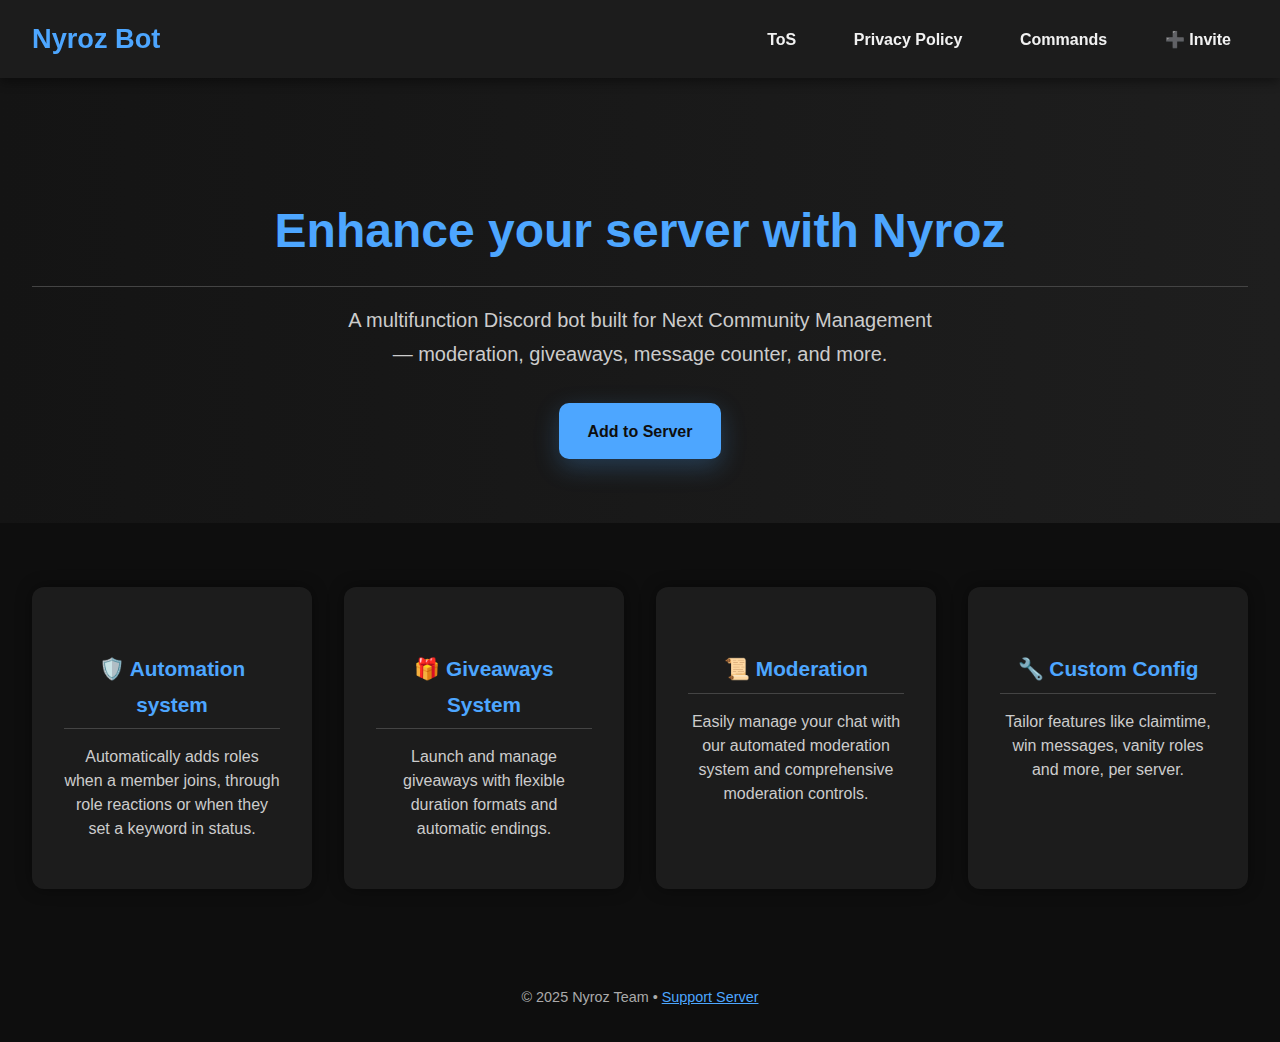
<file: index.html>
<!DOCTYPE html>
<html lang="en">
<head>
  <meta charset="UTF-8" />
  <meta name="viewport" content="width=device-width, initial-scale=1.0" />
  <title>Nyroz Bot — Welcome</title>
  <link rel="stylesheet" href="style.css">
</head>
<body>
  <header>
    <h1>Nyroz Bot</h1>
        <nav>
            <a href="tos.html">ToS</a>
            <a href="privacy.html">Privacy Policy</a>
            <a href="commands.html">Commands</a>
            <a href="https://discord.com/oauth2/authorize?client_id=1374134010397065426" target="_blank">➕ Invite</a>
</nav>
  </header>

  <section class="hero">
    <h2>Enhance your server with Nyroz</h2>
    <p>A multifunction Discord bot built for Next Community Management — moderation, giveaways, message counter, and more.</p>
    <a class="button" href="https://discord.com/oauth2/authorize?client_id=1374134010397065426" target="_blank">Add to Server</a>
  </section>

  <section class="cards">
    <div class="card">
      <h3>🛡️ Automation system</h3>
      <p>Automatically adds roles when a member joins, through role reactions or when they set a keyword in status.</p>
    </div>
    <div class="card">
      <h3>🎁 Giveaways System</h3>
      <p>Launch and manage giveaways with flexible duration formats and automatic endings.</p>
    </div>
    <div class="card">
      <h3>📜 Moderation</h3>
      <p>Easily manage your chat with our automated moderation system and comprehensive moderation controls.</p>
    </div>
    <div class="card">
      <h3>🔧 Custom Config</h3>
      <p>Tailor features like claimtime, win messages, vanity roles and more, per server.</p>
    </div>
  </section>

  <footer>
    &copy; 2025 Nyroz Team • <a href="https://discord.gg/nyroz" target="_blank" style="color:#4da6ff">Support Server</a>
  </footer>
</body>
</html>
</file>
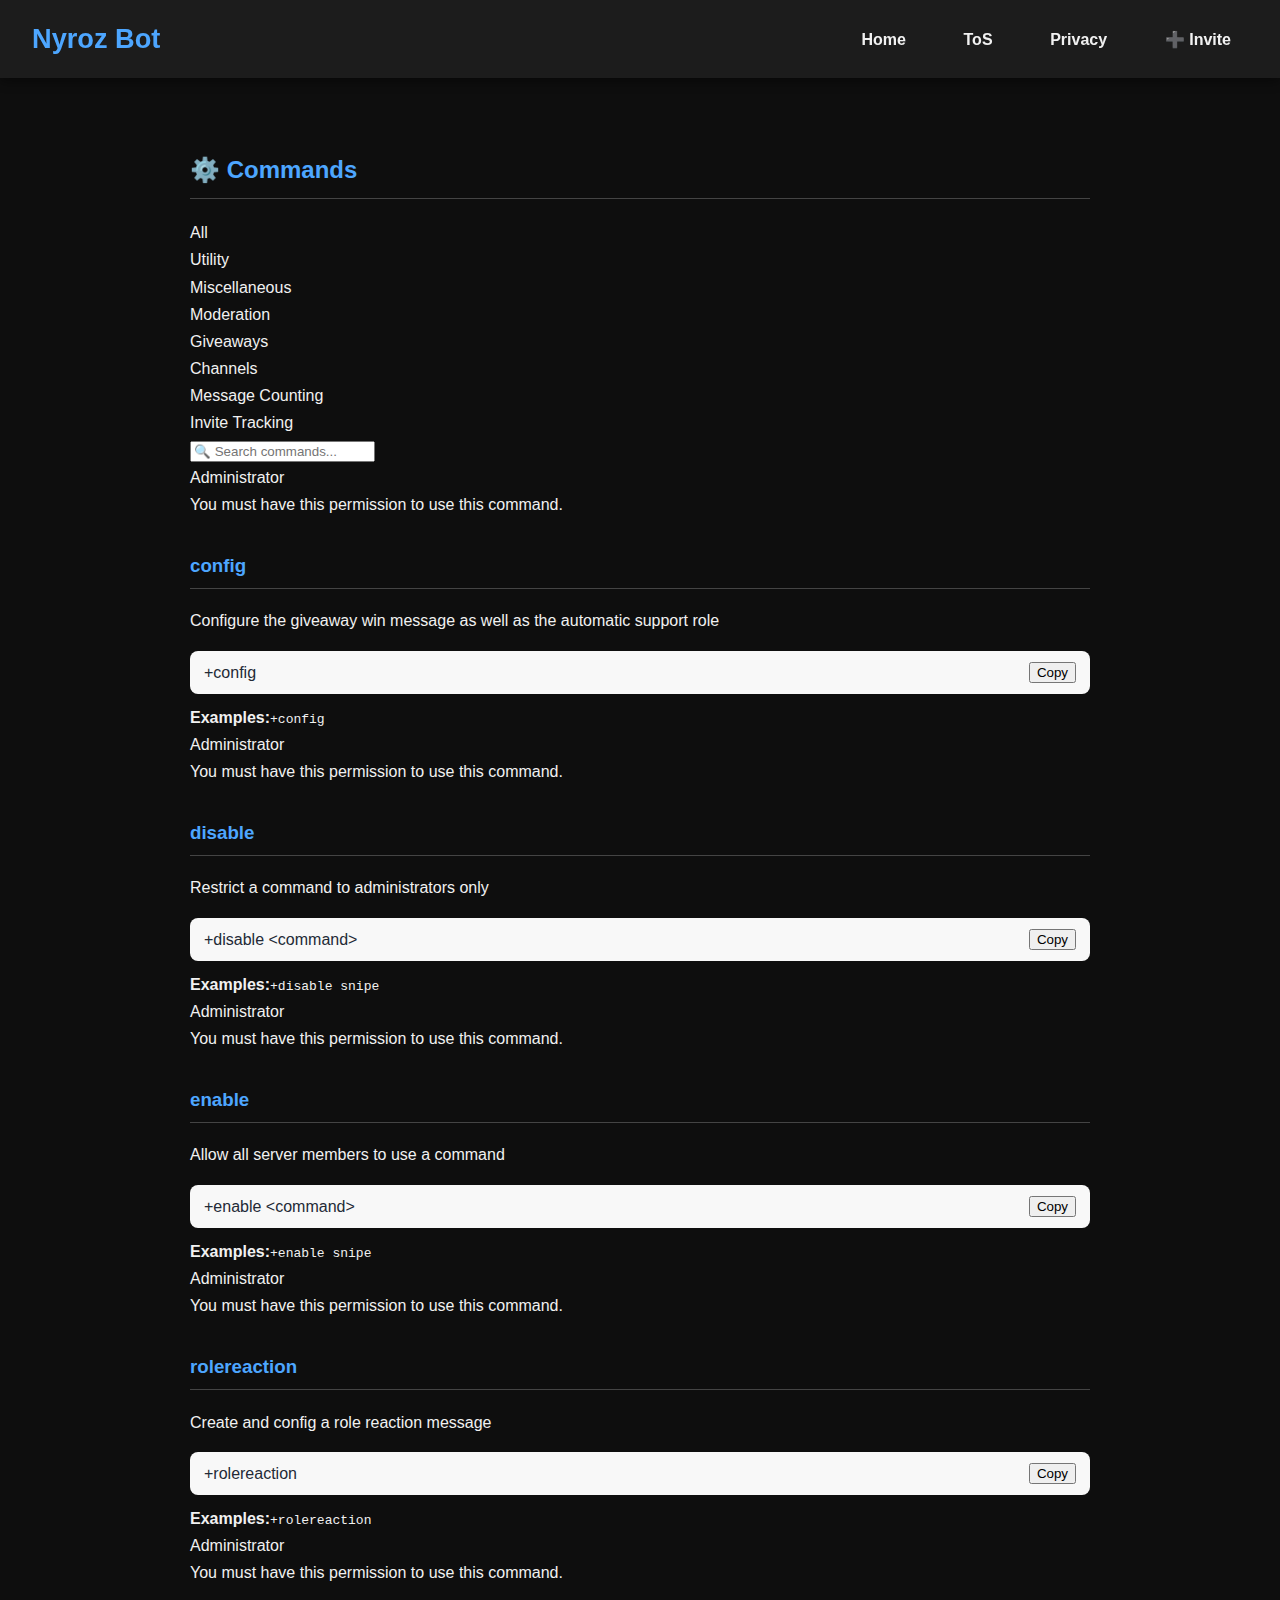
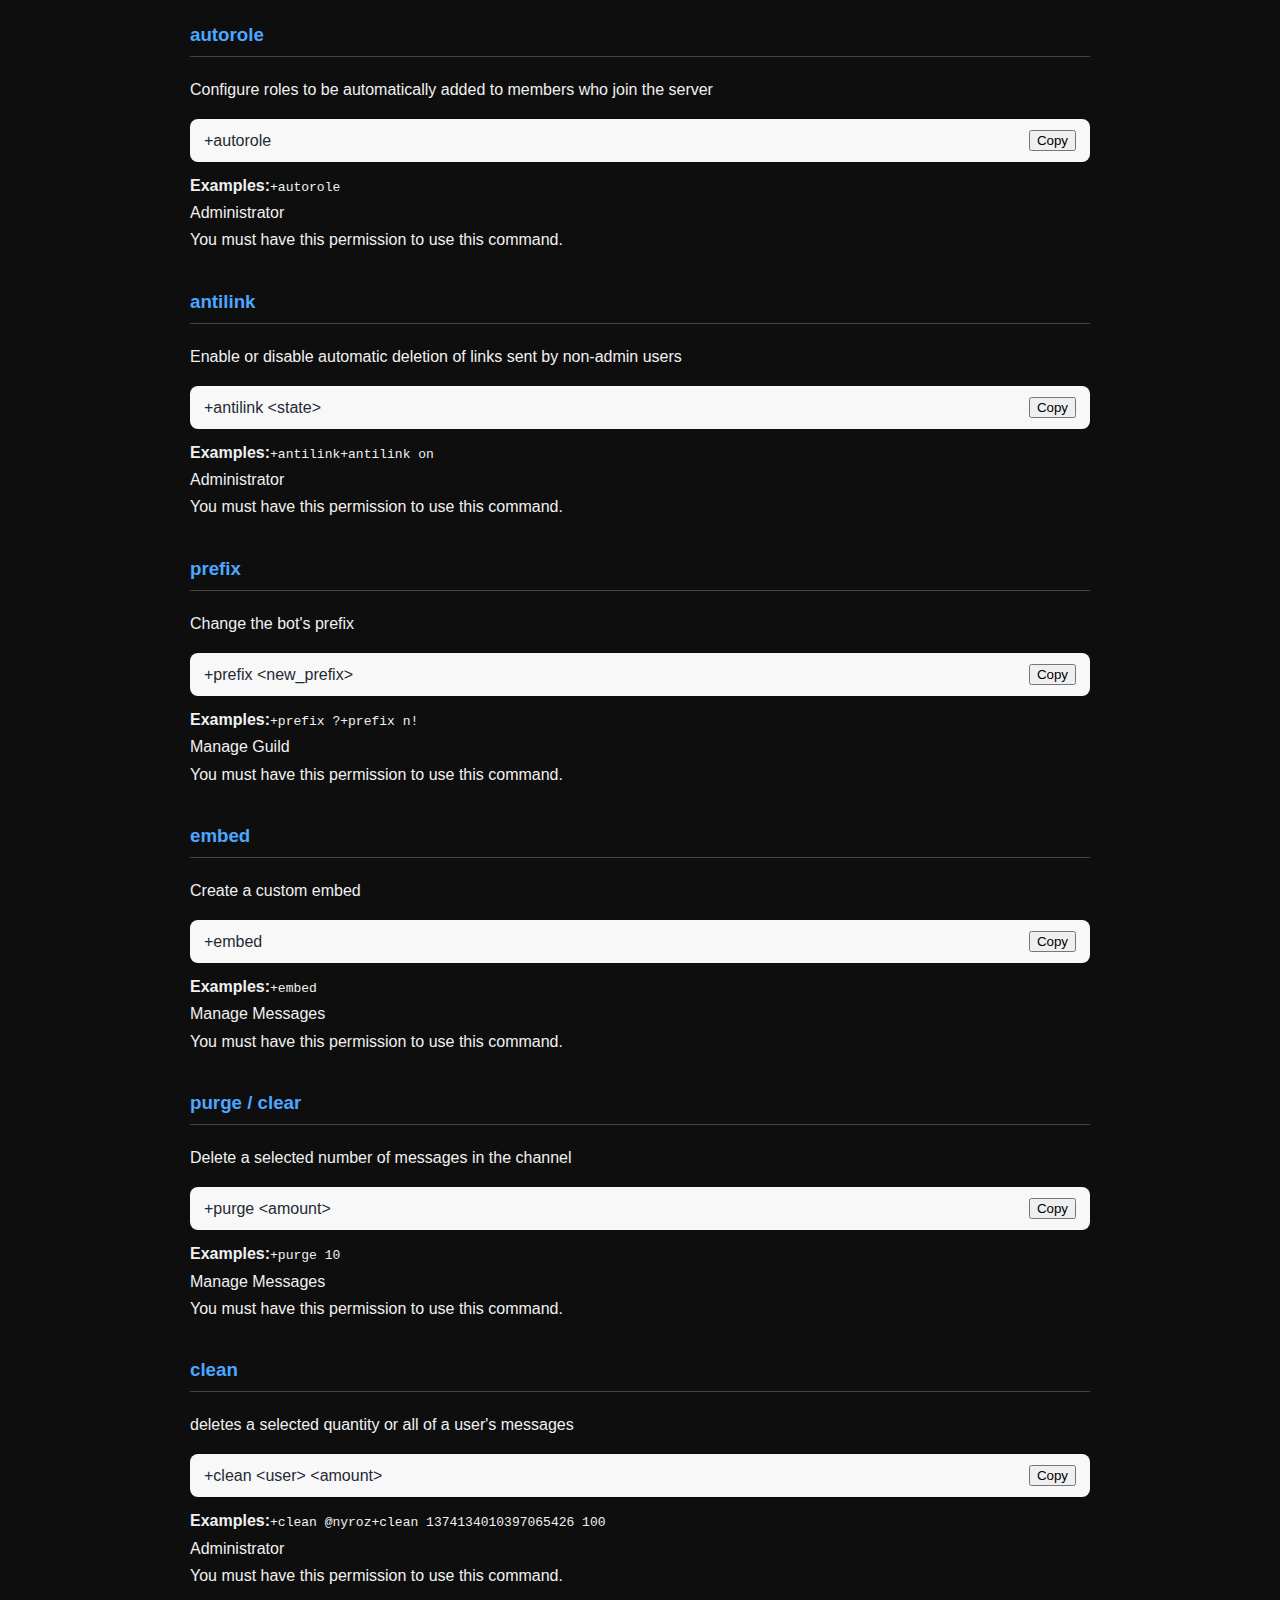
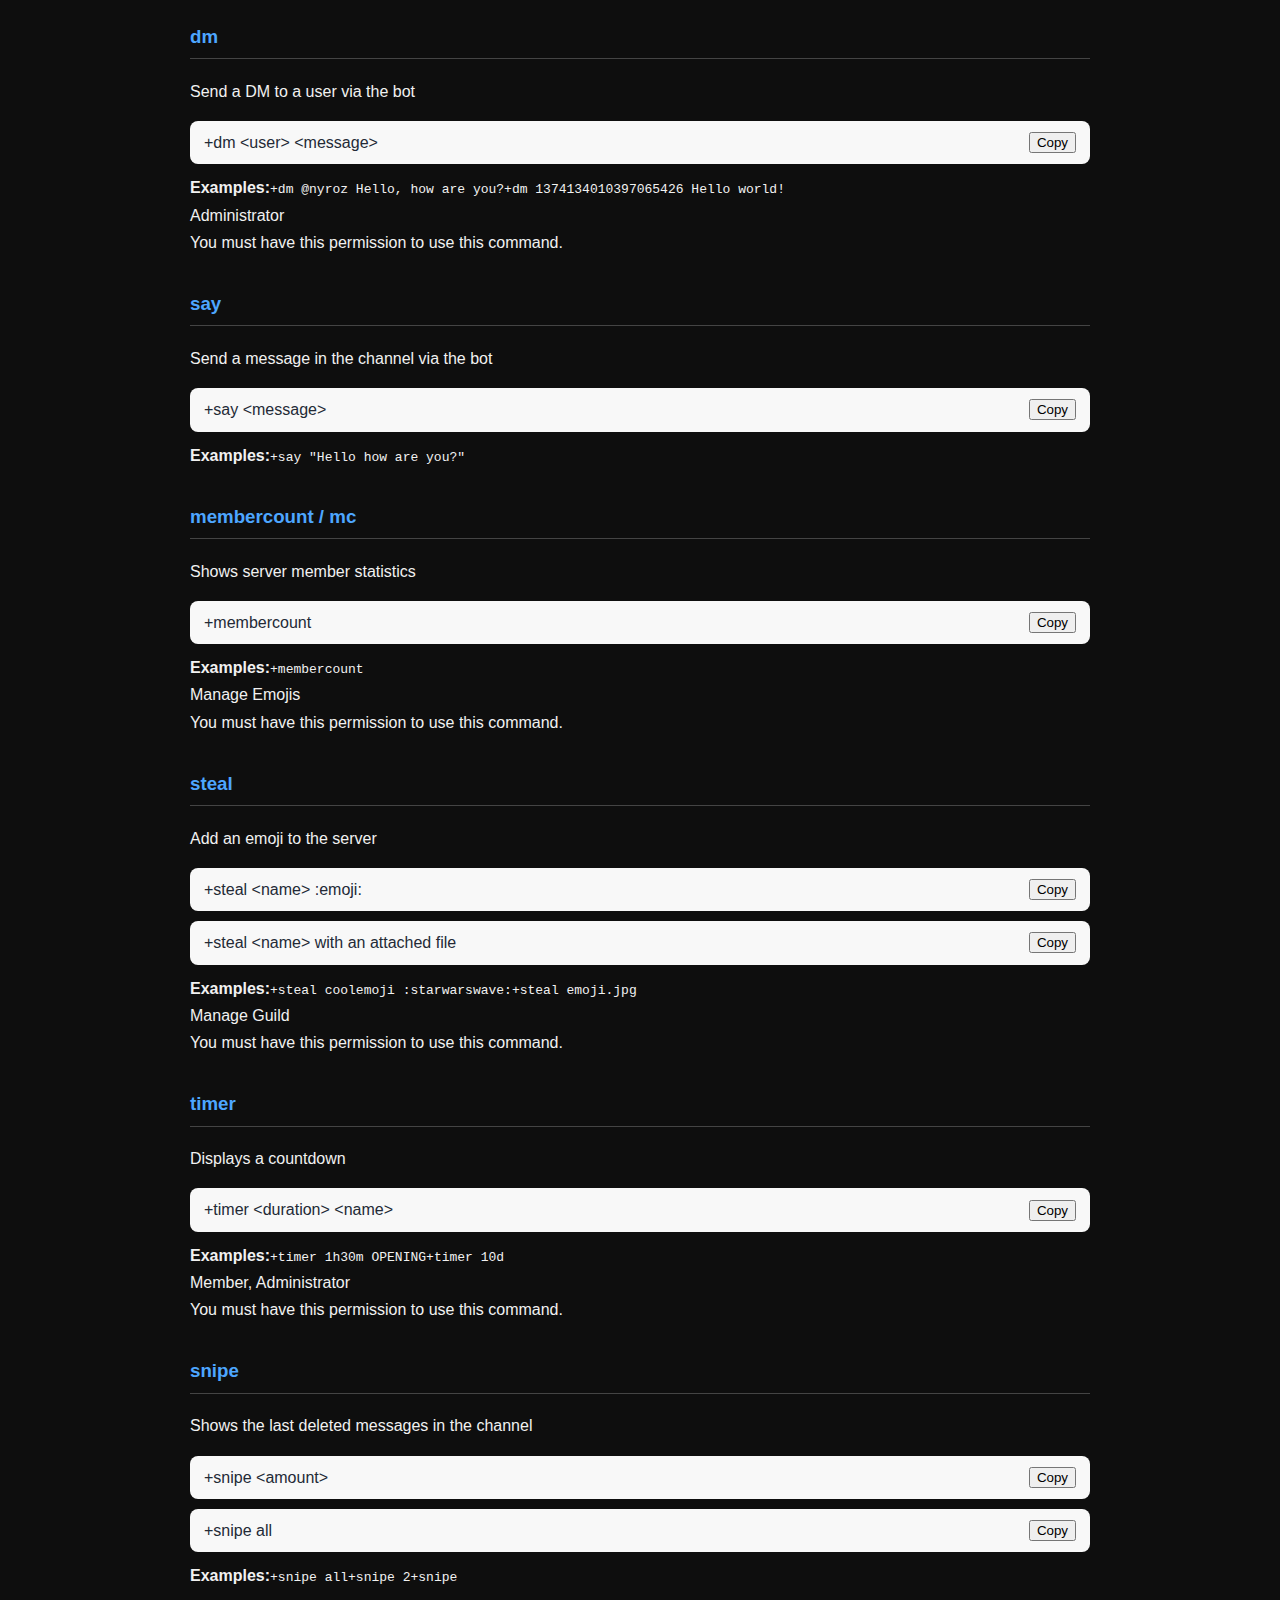
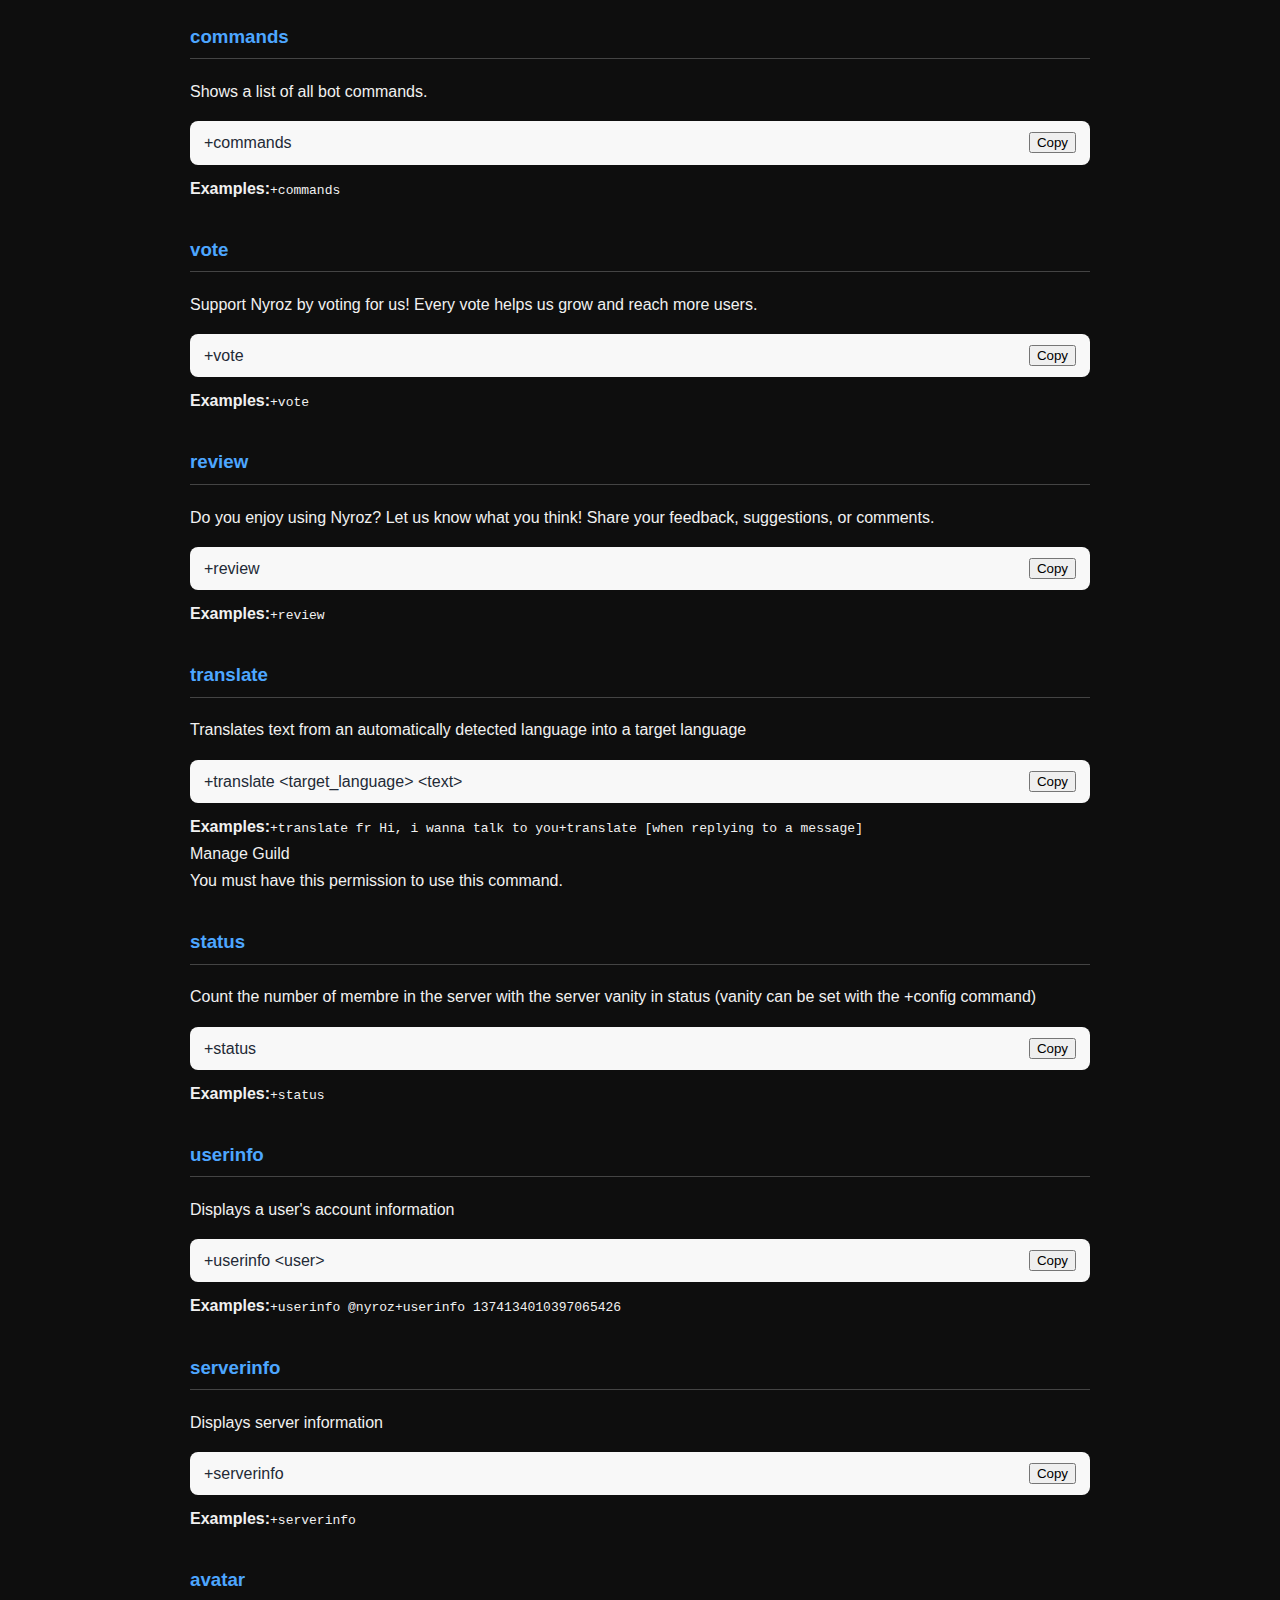
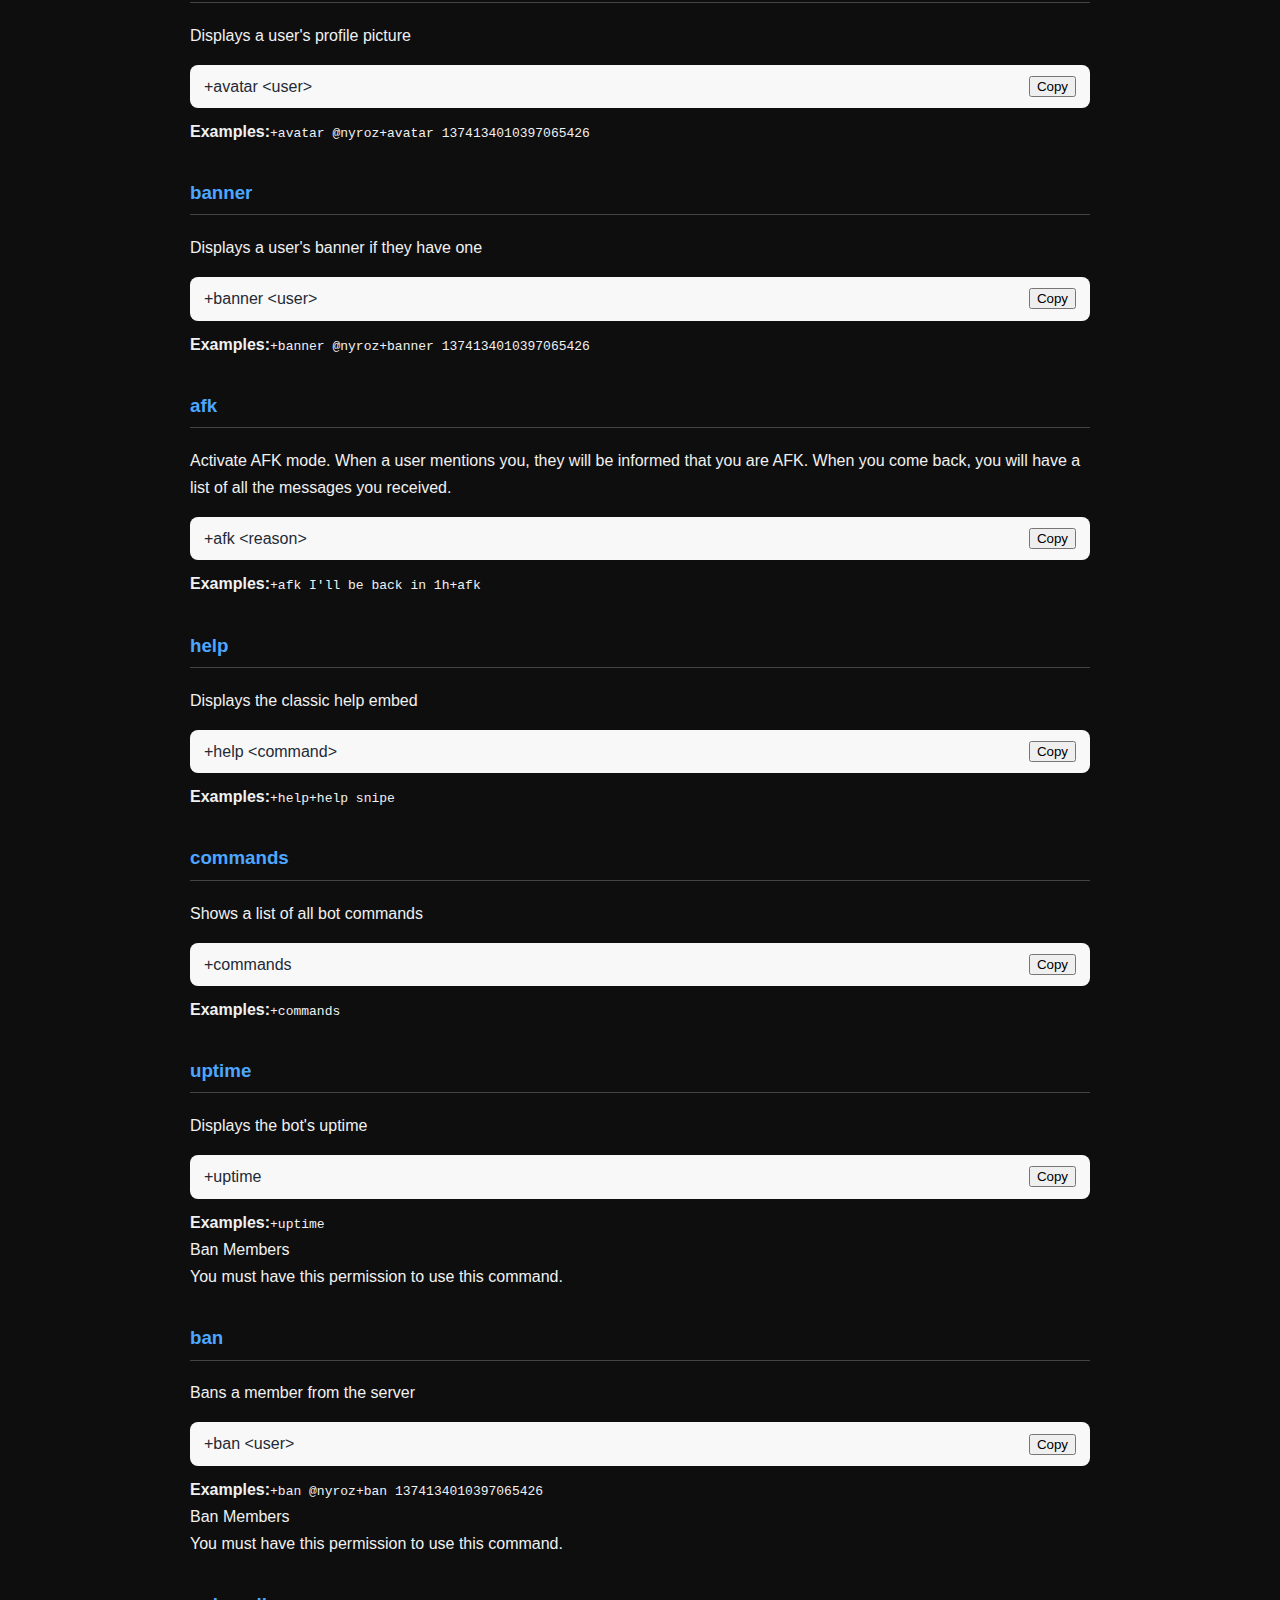
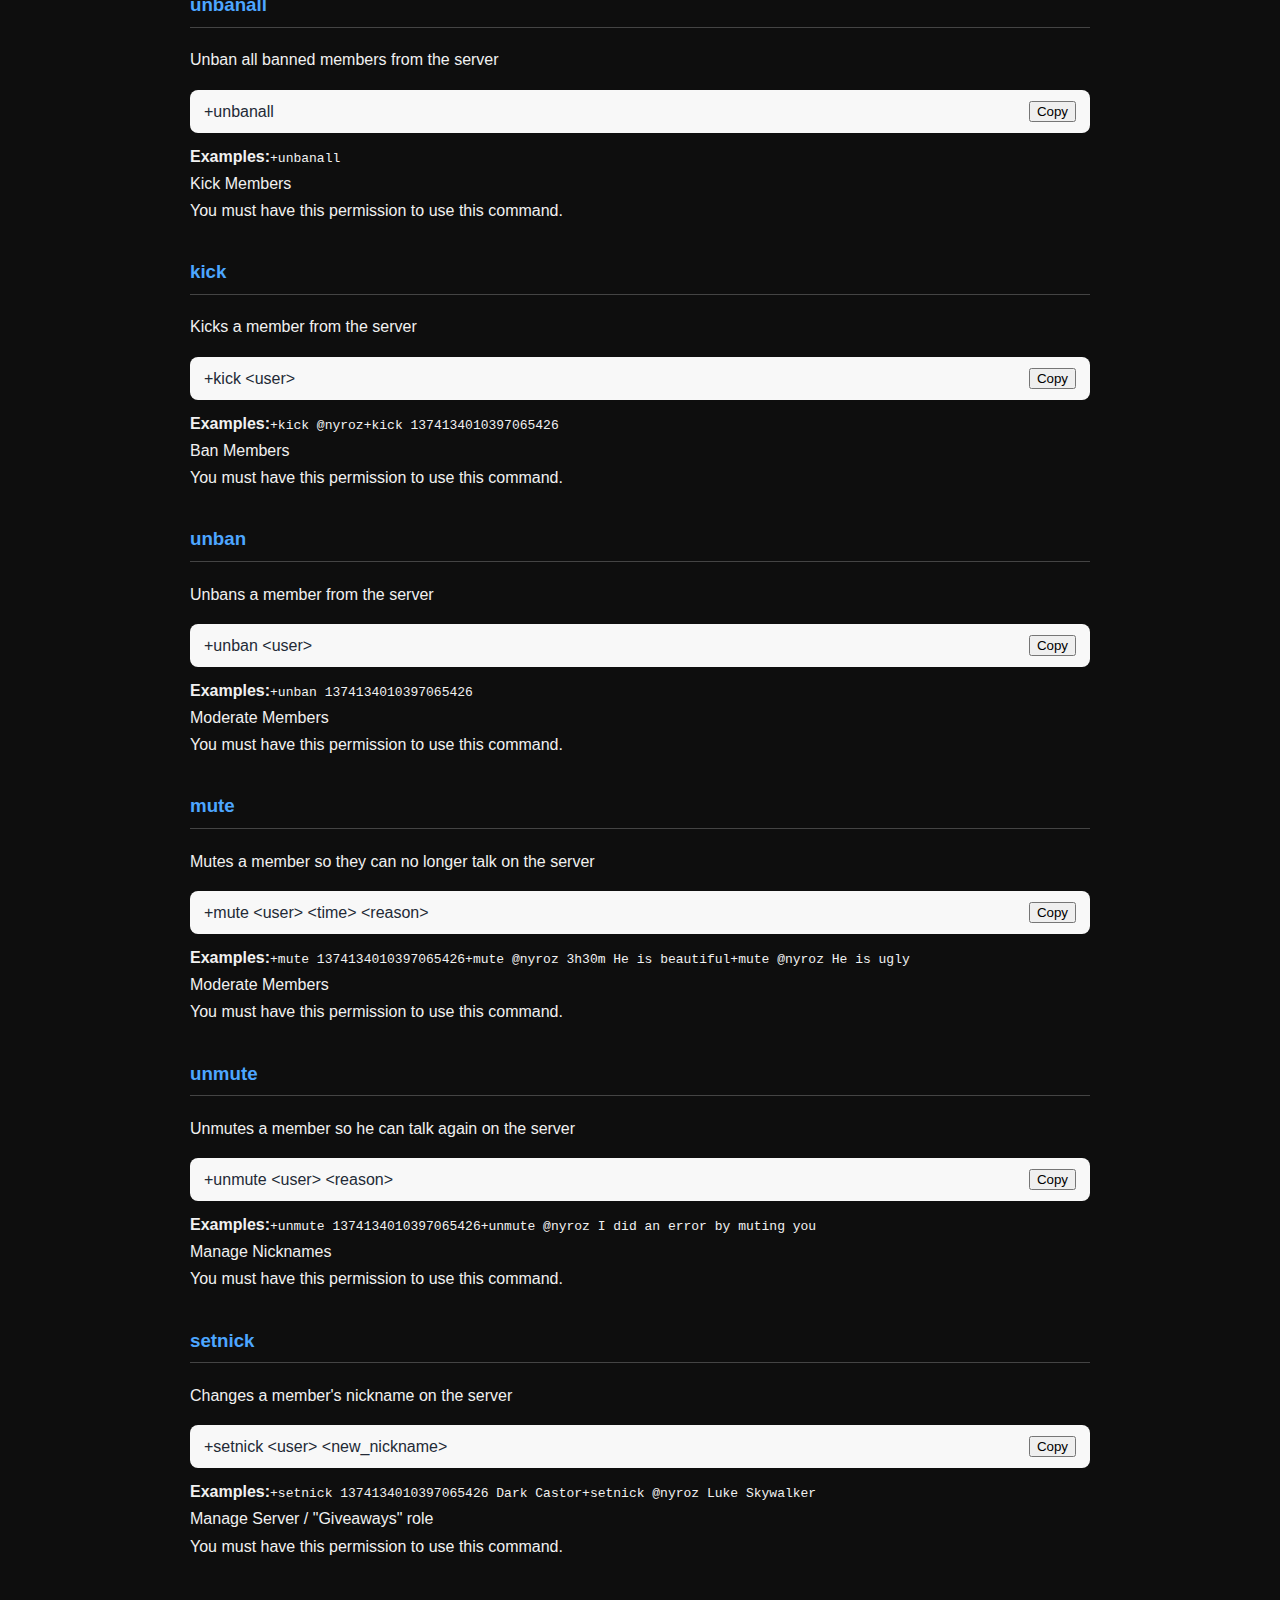
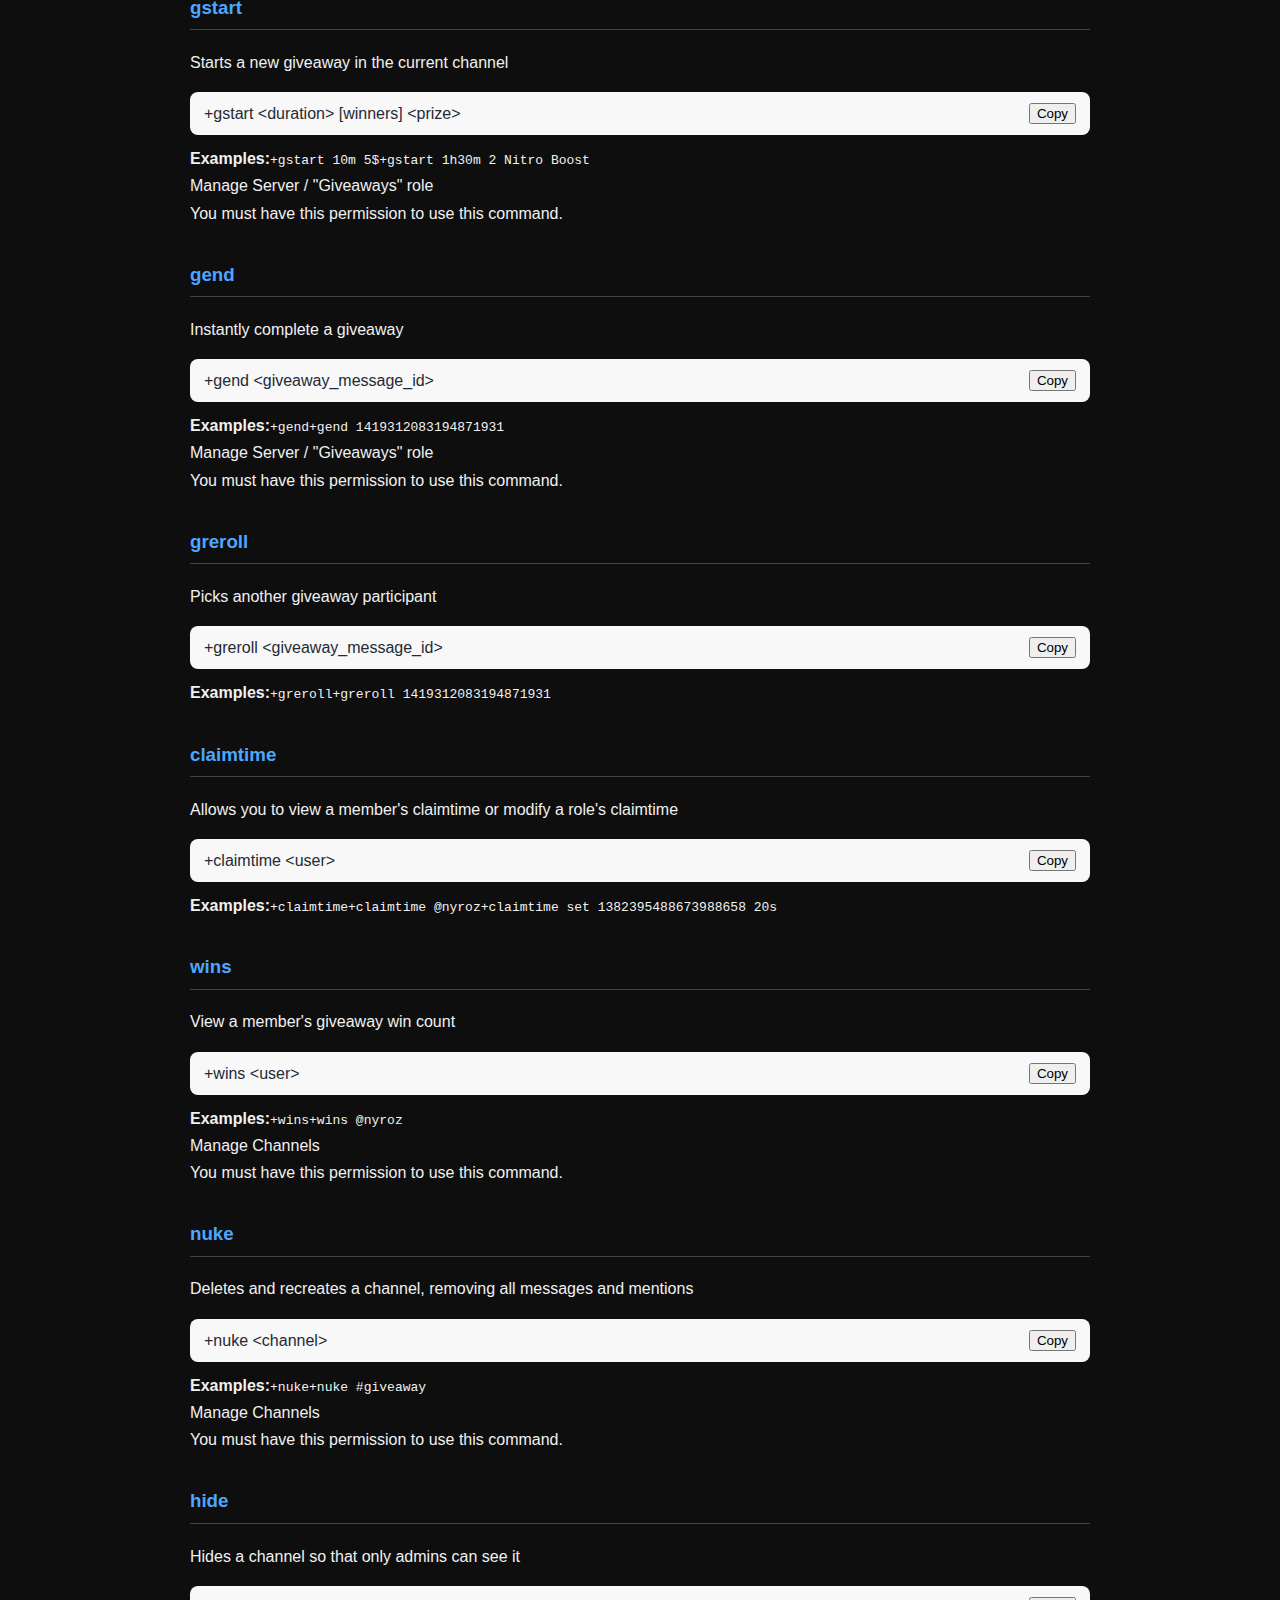
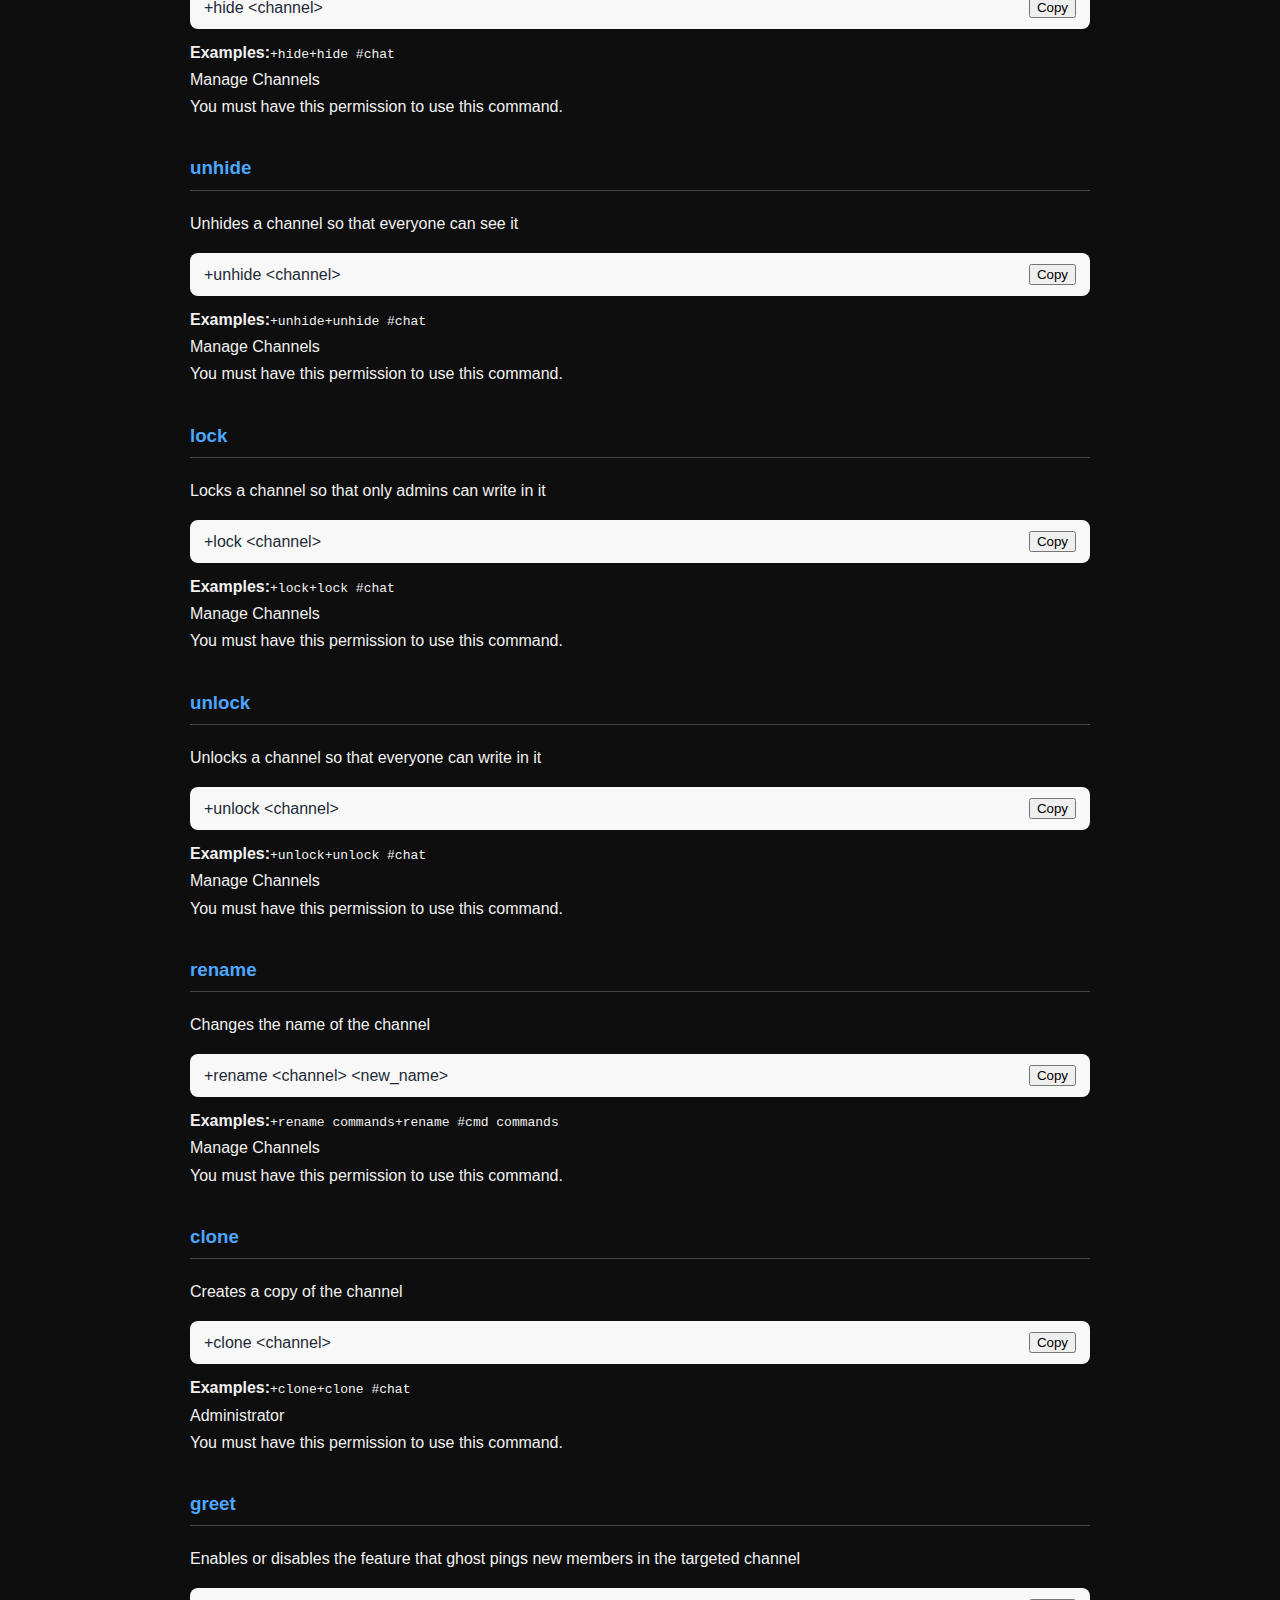
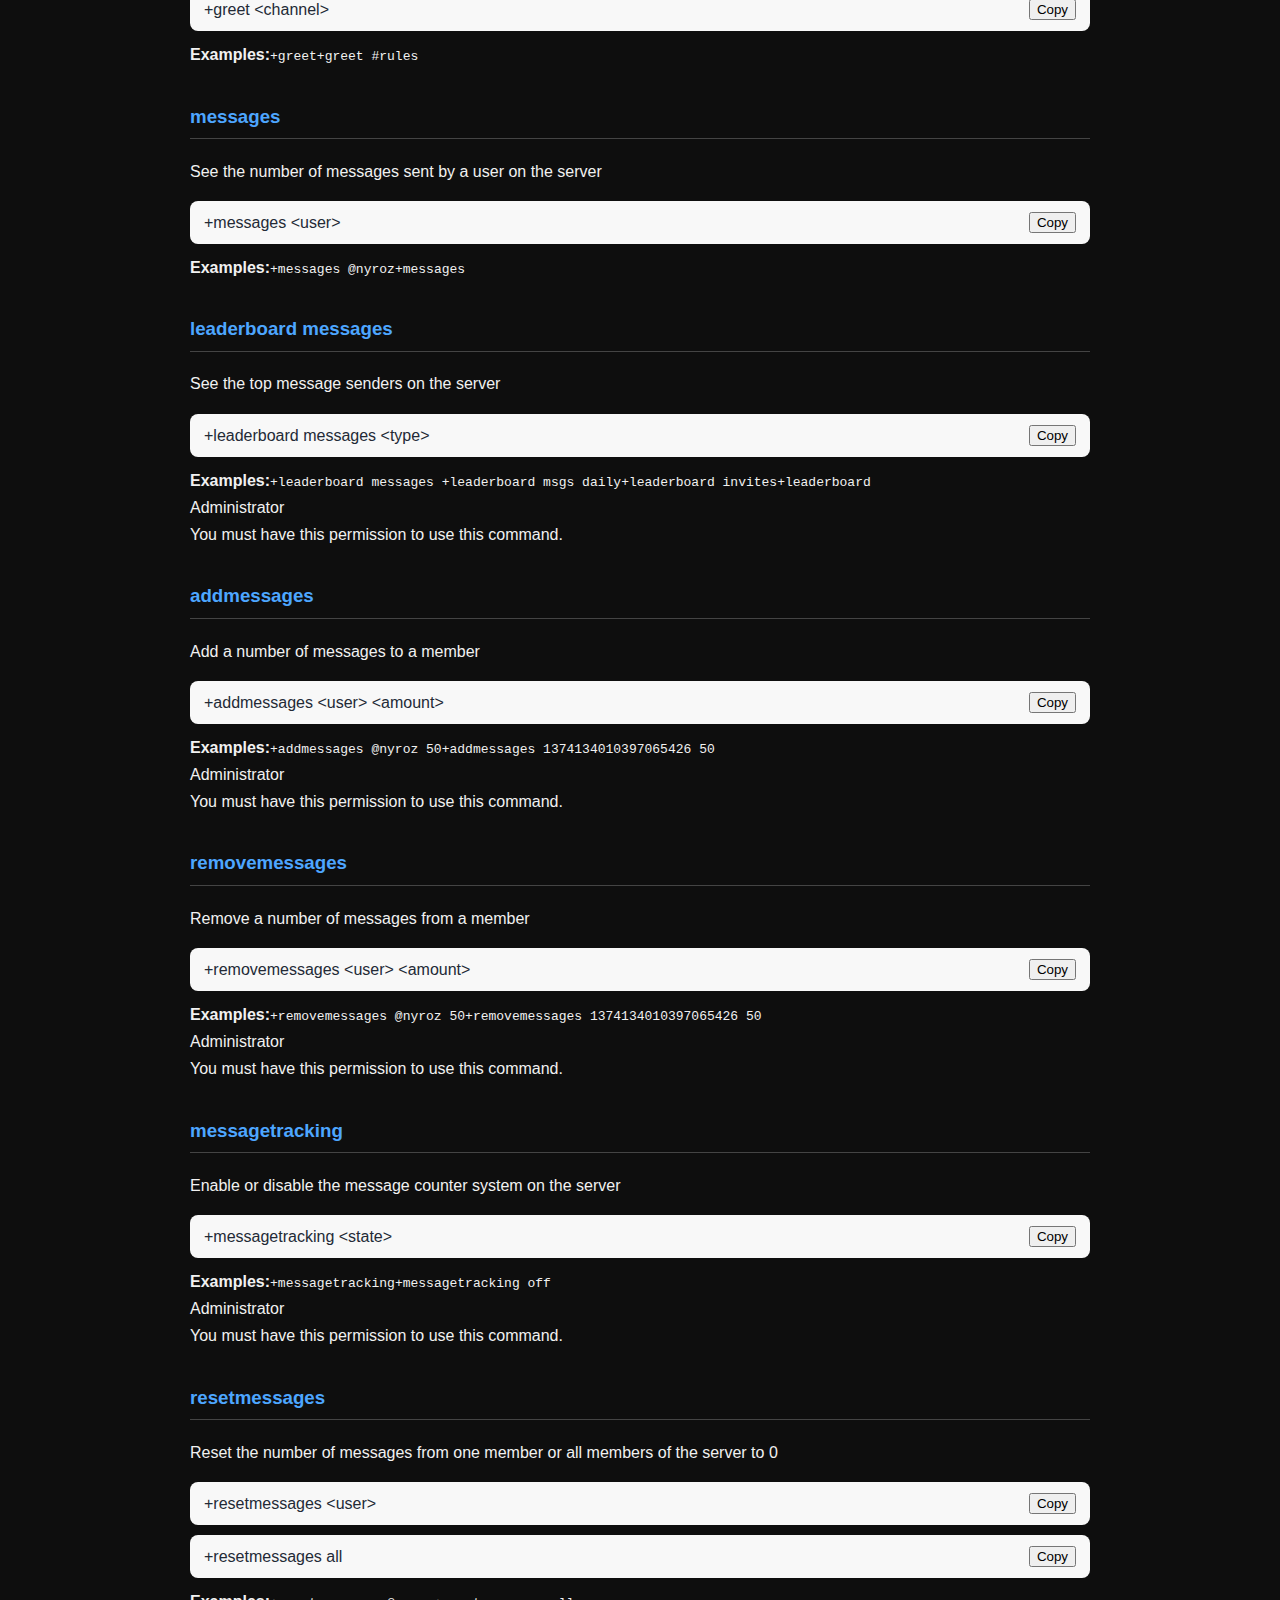
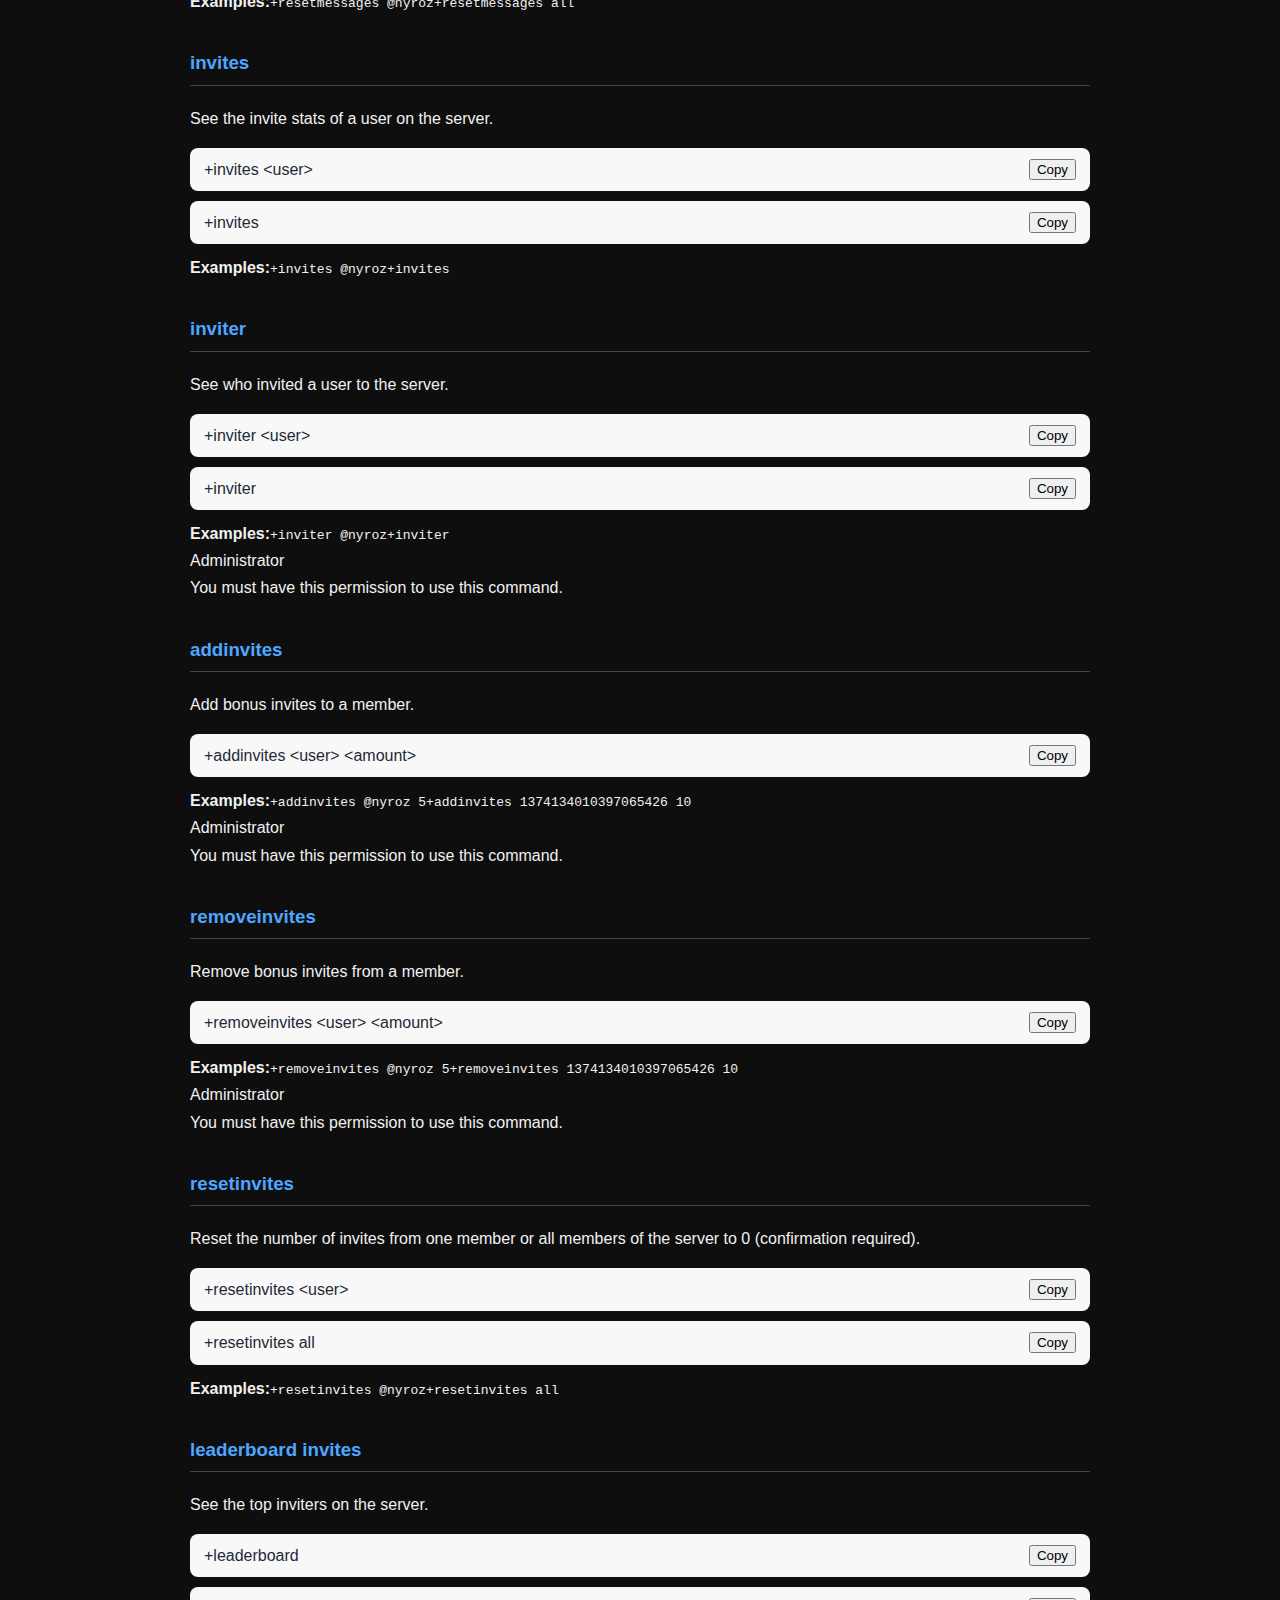
<file: commands.html>
<!DOCTYPE html>
<html lang="en">
<head>
  <meta charset="UTF-8">
  <meta name="viewport" content="width=device-width, initial-scale=1.0">
  <title>Nyroz Bot — Commands</title>
  <link rel="stylesheet" href="style.css">
</head>
<body>
  <header>
    <h1>Nyroz Bot</h1>
    <nav>
      <a href="index.html">Home</a>
      <a href="tos.html">ToS</a>
      <a href="privacy.html">Privacy</a>
      <a href="https://discord.com/oauth2/authorize?client_id=1374134010397065426" target="_blank">➕ Invite</a>
    </nav>
  </header>

  <main>
    <h2>⚙️ Commands</h2>

    <!-- Tabs -->
    <div class="tabs" id="tabs"></div>

    <!-- Search -->
    <div class="search-bar">
      <input type="text" id="search" placeholder="🔍 Search commands...">
    </div>

    <!-- Commands grid -->
    <div class="commands-grid" id="commands-container"></div>
  </main>
  <script src="script.js"></script>
</body>
</html>
</file>
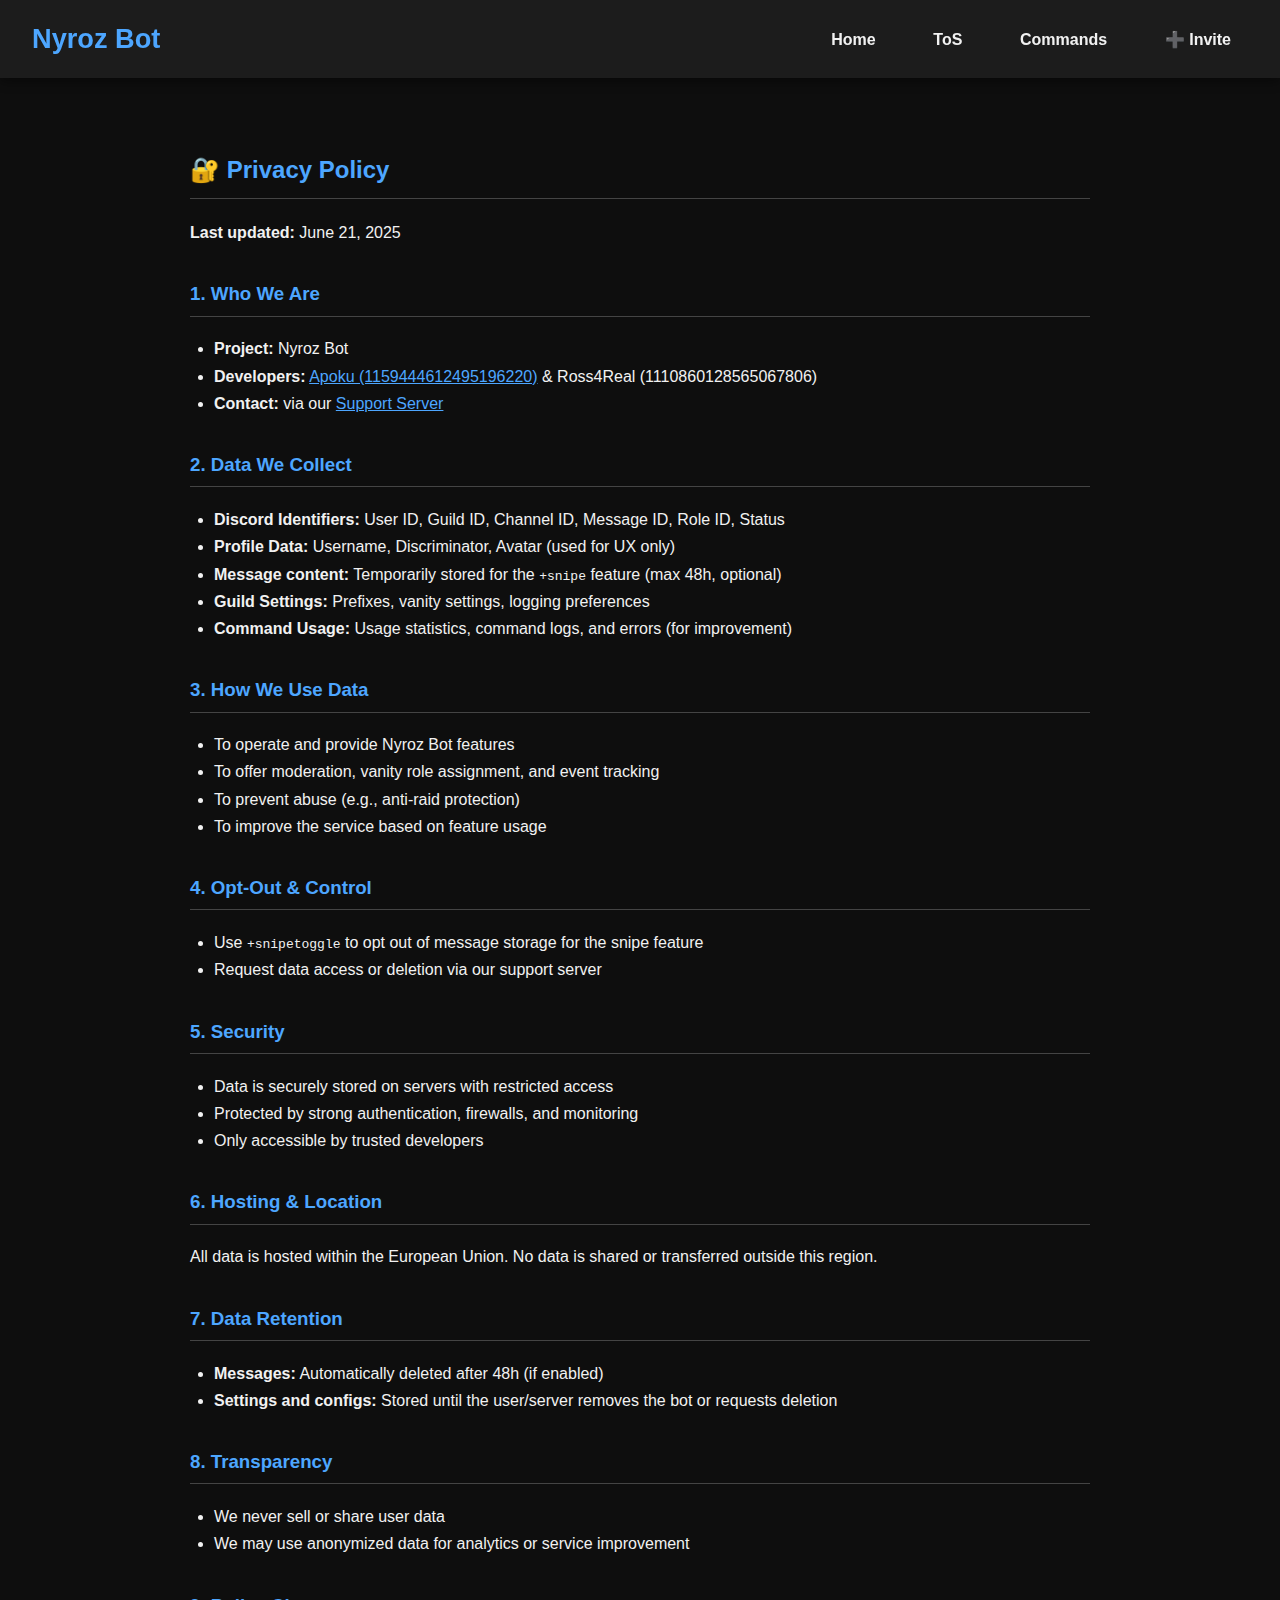
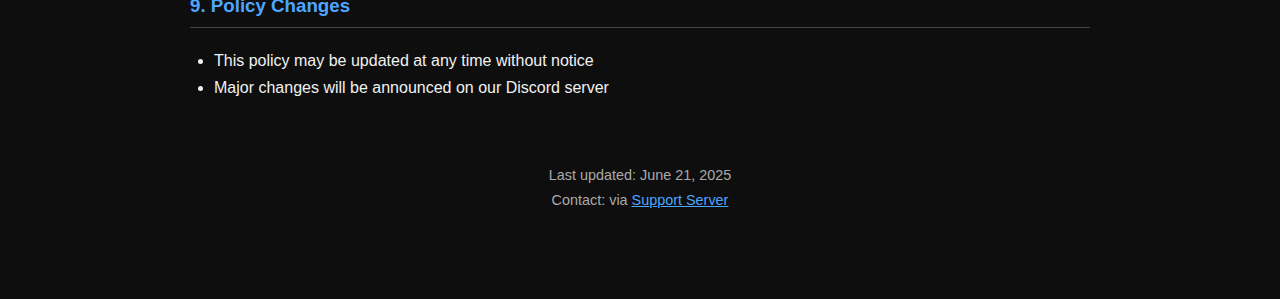
<file: privacy.html>
<!DOCTYPE html>
<html lang="en">
<head>
  <meta charset="UTF-8">
  <meta name="viewport" content="width=device-width, initial-scale=1.0">
  <title>Nyroz Bot — Privacy Policy</title>
  <link rel="stylesheet" href="style.css">
</head>
<body>
  <header>
    <h1>Nyroz Bot</h1>
    <nav>
      <a href="index.html">Home</a>
      <a href="tos.html">ToS</a>
      <a href="commands.html">Commands</a>
      <a href="https://discord.com/oauth2/authorize?client_id=1374134010397065426" target="_blank">➕ Invite</a>
    </nav>
  </header>
  <main>
    <h2>🔐 Privacy Policy</h2>
    <p><strong>Last updated:</strong> June 21, 2025</p>

    <h3>1. Who We Are</h3>
    <ul>
      <li><strong>Project:</strong> Nyroz Bot</li>
      <li><strong>Developers:</strong> <a href="https://guns.lol/apoku">Apoku (1159444612495196220)</a> & Ross4Real (1110860128565067806)</li>
      <li><strong>Contact:</strong> via our <a href="https://discord.gg/nyroz" target="_blank">Support Server</a></li>
    </ul>

    <h3>2. Data We Collect</h3>
    <ul>
      <li><strong>Discord Identifiers:</strong> User ID, Guild ID, Channel ID, Message ID, Role ID, Status</li>
      <li><strong>Profile Data:</strong> Username, Discriminator, Avatar (used for UX only)</li>
      <li><strong>Message content:</strong> Temporarily stored for the <code>+snipe</code> feature (max 48h, optional)</li>
      <li><strong>Guild Settings:</strong> Prefixes, vanity settings, logging preferences</li>
      <li><strong>Command Usage:</strong> Usage statistics, command logs, and errors (for improvement)</li>
    </ul>

    <h3>3. How We Use Data</h3>
    <ul>
      <li>To operate and provide Nyroz Bot features</li>
      <li>To offer moderation, vanity role assignment, and event tracking</li>
      <li>To prevent abuse (e.g., anti-raid protection)</li>
      <li>To improve the service based on feature usage</li>
    </ul>

    <h3>4. Opt-Out & Control</h3>
    <ul>
      <li>Use <code>+snipetoggle</code> to opt out of message storage for the snipe feature</li>
      <li>Request data access or deletion via our support server</li>
    </ul>

    <h3>5. Security</h3>
    <ul>
      <li>Data is securely stored on servers with restricted access</li>
      <li>Protected by strong authentication, firewalls, and monitoring</li>
      <li>Only accessible by trusted developers</li>
    </ul>

    <h3>6. Hosting & Location</h3>
    <p>All data is hosted within the European Union. No data is shared or transferred outside this region.</p>

    <h3>7. Data Retention</h3>
    <ul>
      <li><strong>Messages:</strong> Automatically deleted after 48h (if enabled)</li>
      <li><strong>Settings and configs:</strong> Stored until the user/server removes the bot or requests deletion</li>
    </ul>

    <h3>8. Transparency</h3>
    <ul>
      <li>We never sell or share user data</li>
      <li>We may use anonymized data for analytics or service improvement</li>
    </ul>

    <h3>9. Policy Changes</h3>
    <ul>
      <li>This policy may be updated at any time without notice</li>
      <li>Major changes will be announced on our Discord server</li>
    </ul>
    <footer>
      <p>Last updated: June 21, 2025<br>
      Contact: via <a href="https://discord.gg/nyroz" target="_blank">Support Server</a></p>
    </footer>
  </main>
</body>
</html>
</file>
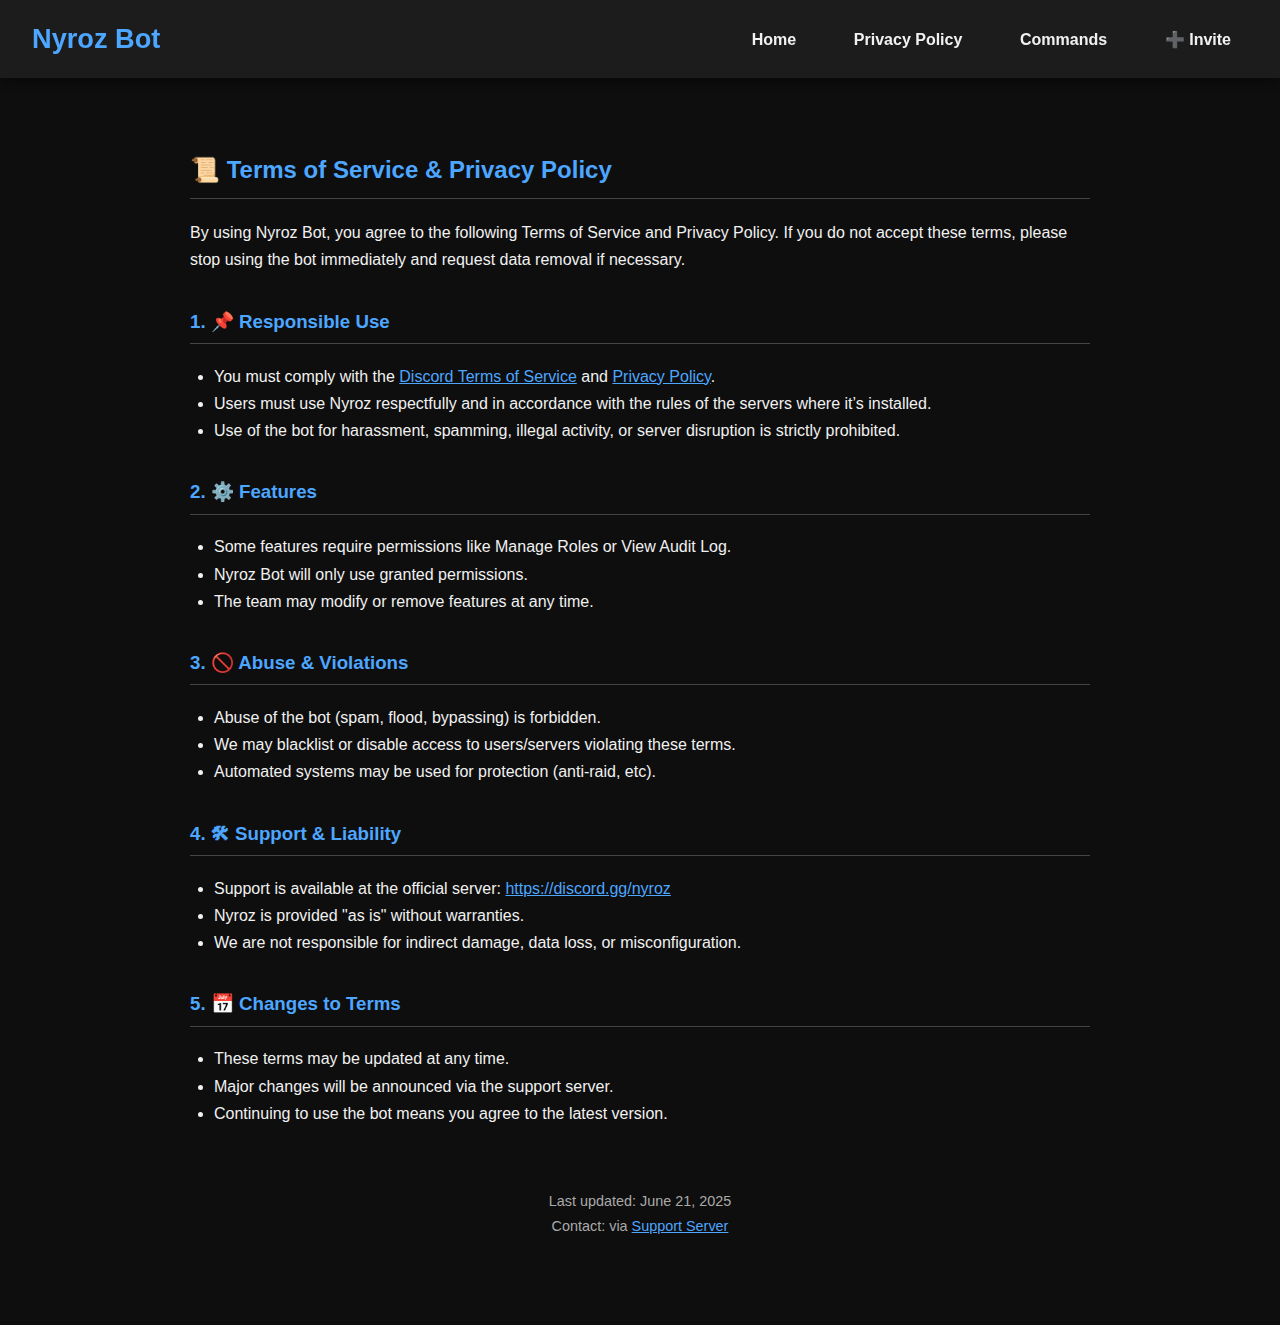
<file: tos.html>
<!DOCTYPE html>
<html lang="en">
<head>
  <meta charset="UTF-8">
  <meta name="viewport" content="width=device-width, initial-scale=1.0">
  <title>Nyroz Bot — Terms of Service & Privacy Policy</title>
  <link rel="stylesheet" href="/style.css">
</head>
<body>
  <header>
    <h1>Nyroz Bot</h1>
    <nav>
      <a href="/">Home</a>
      <a href="/privacy.html">Privacy Policy</a>
      <a href="/commands.html">Commands</a>
      <a href="https://discord.com/oauth2/authorize?client_id=1374134010397065426" target="_blank">➕ Invite</a>
    </nav>
  </header>
  <main>
    <h2>📜 Terms of Service & Privacy Policy</h2>
    <p>By using Nyroz Bot, you agree to the following Terms of Service and Privacy Policy. If you do not accept these terms, please stop using the bot immediately and request data removal if necessary.</p>

    <h3>1. 📌 Responsible Use</h3>
    <ul>
      <li>You must comply with the <a href="https://discord.com/terms" target="_blank">Discord Terms of Service</a> and <a href="https://discord.com/privacy" target="_blank">Privacy Policy</a>.</li>
      <li>Users must use Nyroz respectfully and in accordance with the rules of the servers where it’s installed.</li>
      <li>Use of the bot for harassment, spamming, illegal activity, or server disruption is strictly prohibited.</li>
    </ul>

    <h3>2. ⚙️ Features</h3>
    <ul>
      <li>Some features require permissions like Manage Roles or View Audit Log.</li>
      <li>Nyroz Bot will only use granted permissions.</li>
      <li>The team may modify or remove features at any time.</li>
    </ul>

    <h3>3. 🚫 Abuse & Violations</h3>
    <ul>
      <li>Abuse of the bot (spam, flood, bypassing) is forbidden.</li>
      <li>We may blacklist or disable access to users/servers violating these terms.</li>
      <li>Automated systems may be used for protection (anti-raid, etc).</li>
    </ul>

    <h3>4. 🛠 Support & Liability</h3>
    <ul>
      <li>Support is available at the official server: <a href="https://discord.gg/nyroz" target="_blank">https://discord.gg/nyroz</a></li>
      <li>Nyroz is provided "as is" without warranties.</li>
      <li>We are not responsible for indirect damage, data loss, or misconfiguration.</li>
    </ul>

    <h3>5. 📅 Changes to Terms</h3>
    <ul>
      <li>These terms may be updated at any time.</li>
      <li>Major changes will be announced via the support server.</li>
      <li>Continuing to use the bot means you agree to the latest version.</li>
    </ul>

    <footer>
      <p>Last updated: June 21, 2025<br>
      Contact: via <a href="https://discord.gg/nyroz" target="_blank">Support Server</a></p>
    </footer>
  </main>
</body>
</html>
</file>
<file: style.css>
body {
  margin: 0;
  font-family: 'Inter', 'Segoe UI', Tahoma, Geneva, Verdana, sans-serif;
  background-color: #0e0e0e;
  color: #f1f1f1;
  line-height: 1.7;
}

header {
  background-color: #1c1c1c;
  padding: 1rem 2rem;
  display: flex;
  justify-content: space-between;
  align-items: center;
  flex-wrap: wrap;
  box-shadow: 0 4px 10px rgba(0, 0, 0, 0.4);
  position: sticky;
  top: 0;
  z-index: 100;
}

header h1 {
  margin: 0;
  font-size: 1.7rem;
  color: #4da6ff;
}

nav a {
  color: #f1f1f1;
  text-decoration: none;
  margin-left: 1.2rem;
  font-weight: 600;
  transition: all 0.2s ease;
  padding: 0.5rem 1rem;
  border-radius: 8px;
  background-color: transparent;
  border: 1px solid transparent;
}

nav a:hover {
  background-color: rgba(77, 166, 255, 0.1);
  color: #4da6ff;
  border-color: #4da6ff;
}

main {
  padding: 2.5rem;
  max-width: 900px;
  margin: auto;
}

h2, h3 {
  color: #4da6ff;
  margin-top: 2rem;
  border-bottom: 1px solid #444;
  padding-bottom: 0.3em;
}

ul {
  padding-left: 1.5rem;
  list-style-type: disc;
}

footer {
  text-align: center;
  padding: 2rem;
  color: #aaa;
  font-size: 0.9rem;
}

a {
  color: #4da6ff;
  transition: color 0.2s;
}

a:hover {
  text-decoration: underline;
  color: #7fbfff;
}

.hero {
  text-align: center;
  padding: 5rem 2rem 4rem;
  background: linear-gradient(to right, #141414, #1e1e1e);
}

.hero h2 {
  font-size: 3rem;
  margin-bottom: 1rem;
  font-weight: 700;
}

.hero p {
  font-size: 1.25rem;
  max-width: 600px;
  margin: 0 auto 2rem auto;
  color: #ccc;
}

.hero a.button {
  display: inline-block;
  background-color: #4da6ff;
  color: #0e0e0e;
  padding: 0.9rem 1.8rem;
  border-radius: 10px;
  text-decoration: none;
  font-weight: 700;
  font-size: 1rem;
  transition: all 0.3s ease;
  box-shadow: 0 8px 24px rgba(77, 166, 255, 0.25);
}

.hero a.button:hover {
  background-color: #358de0;
  transform: translateY(-3px);
  box-shadow: 0 12px 28px rgba(77, 166, 255, 0.4);
}

.cards {
  display: grid;
  grid-template-columns: repeat(auto-fit, minmax(280px, 1fr));
  gap: 2rem;
  padding: 4rem 2rem;
}

.card {
  background-color: #1c1c1c;
  border-radius: 12px;
  padding: 2rem;
  box-shadow: 0 0 16px rgba(0, 0, 0, 0.4);
  text-align: center;
  transition: transform 0.25s ease, box-shadow 0.25s ease;
}

.card:hover {
  transform: translateY(-6px);
  box-shadow: 0 0 24px rgba(77, 166, 255, 0.4);
}

.card h3 {
  color: #4da6ff;
  margin-bottom: 0.7rem;
  font-size: 1.3rem;
}

.card p {
  font-size: 1rem;
  color: #ccc;
  line-height: 1.5;
}
</file>
